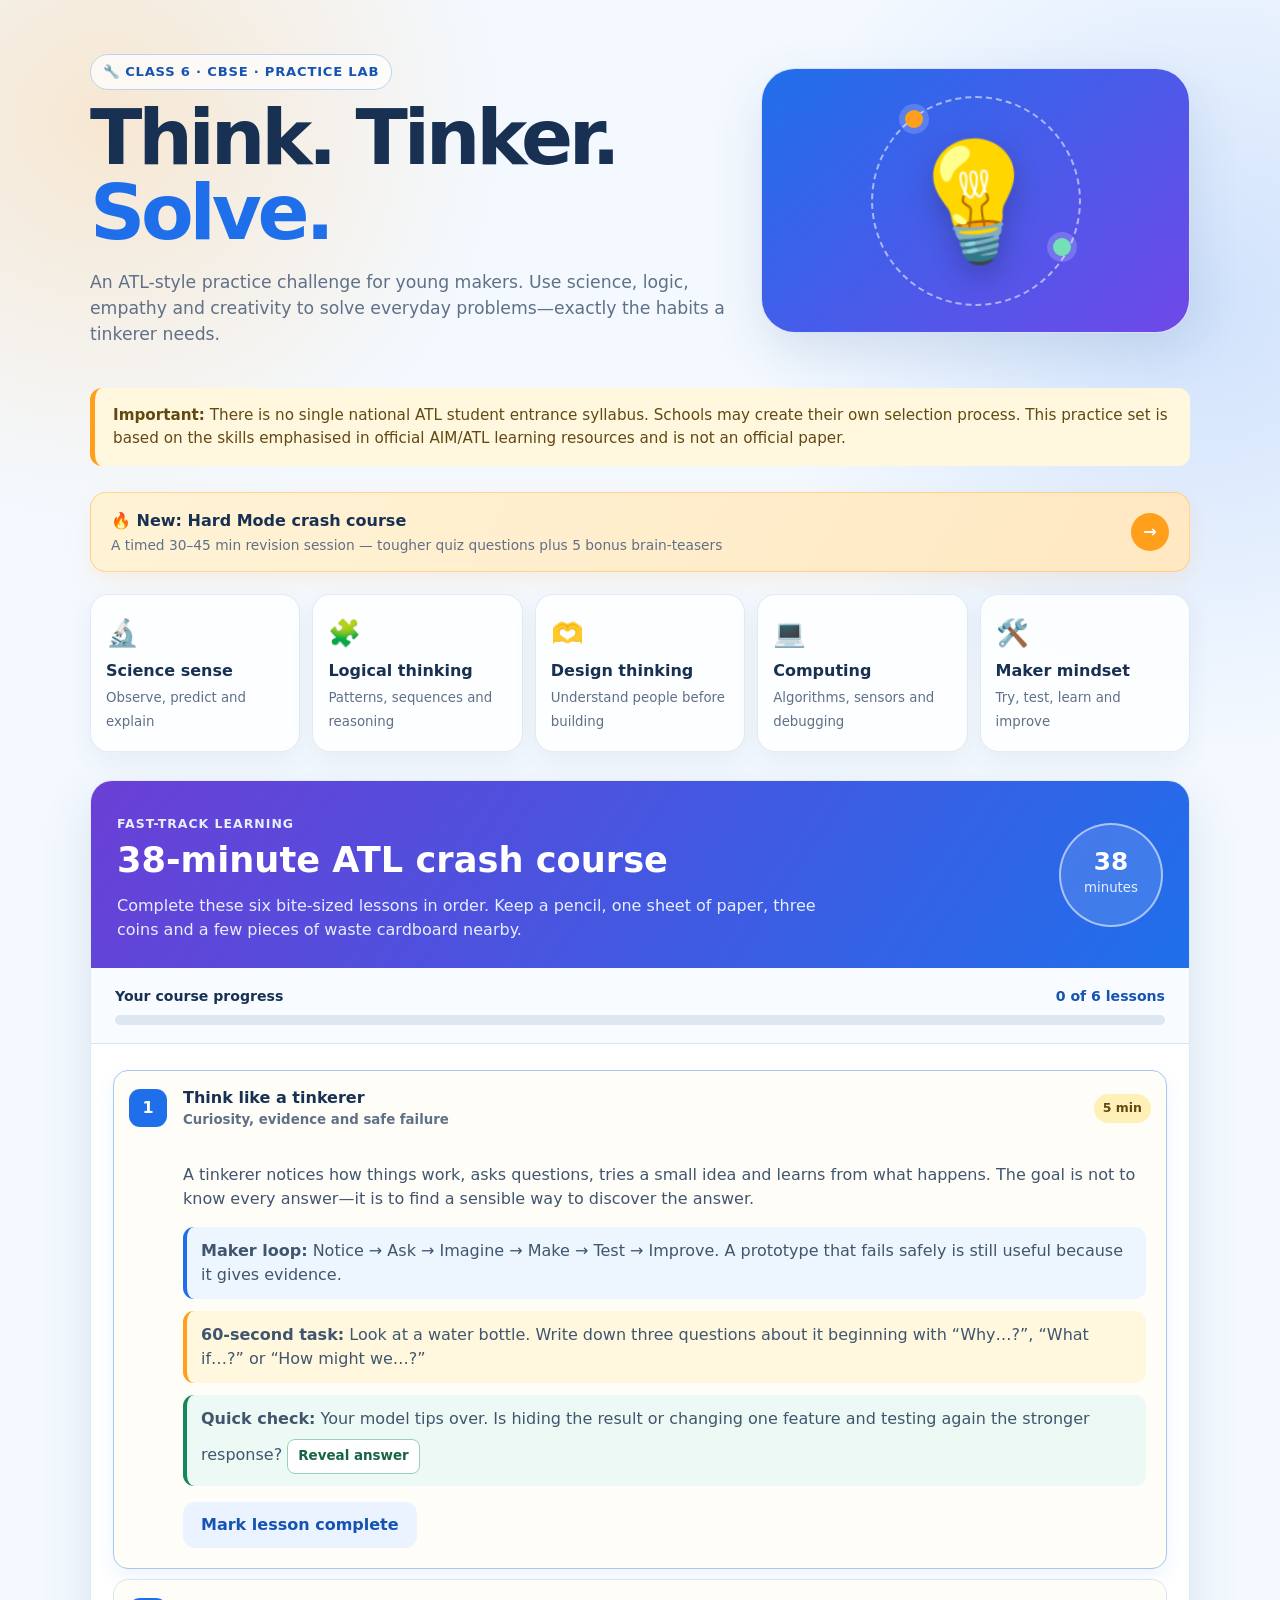
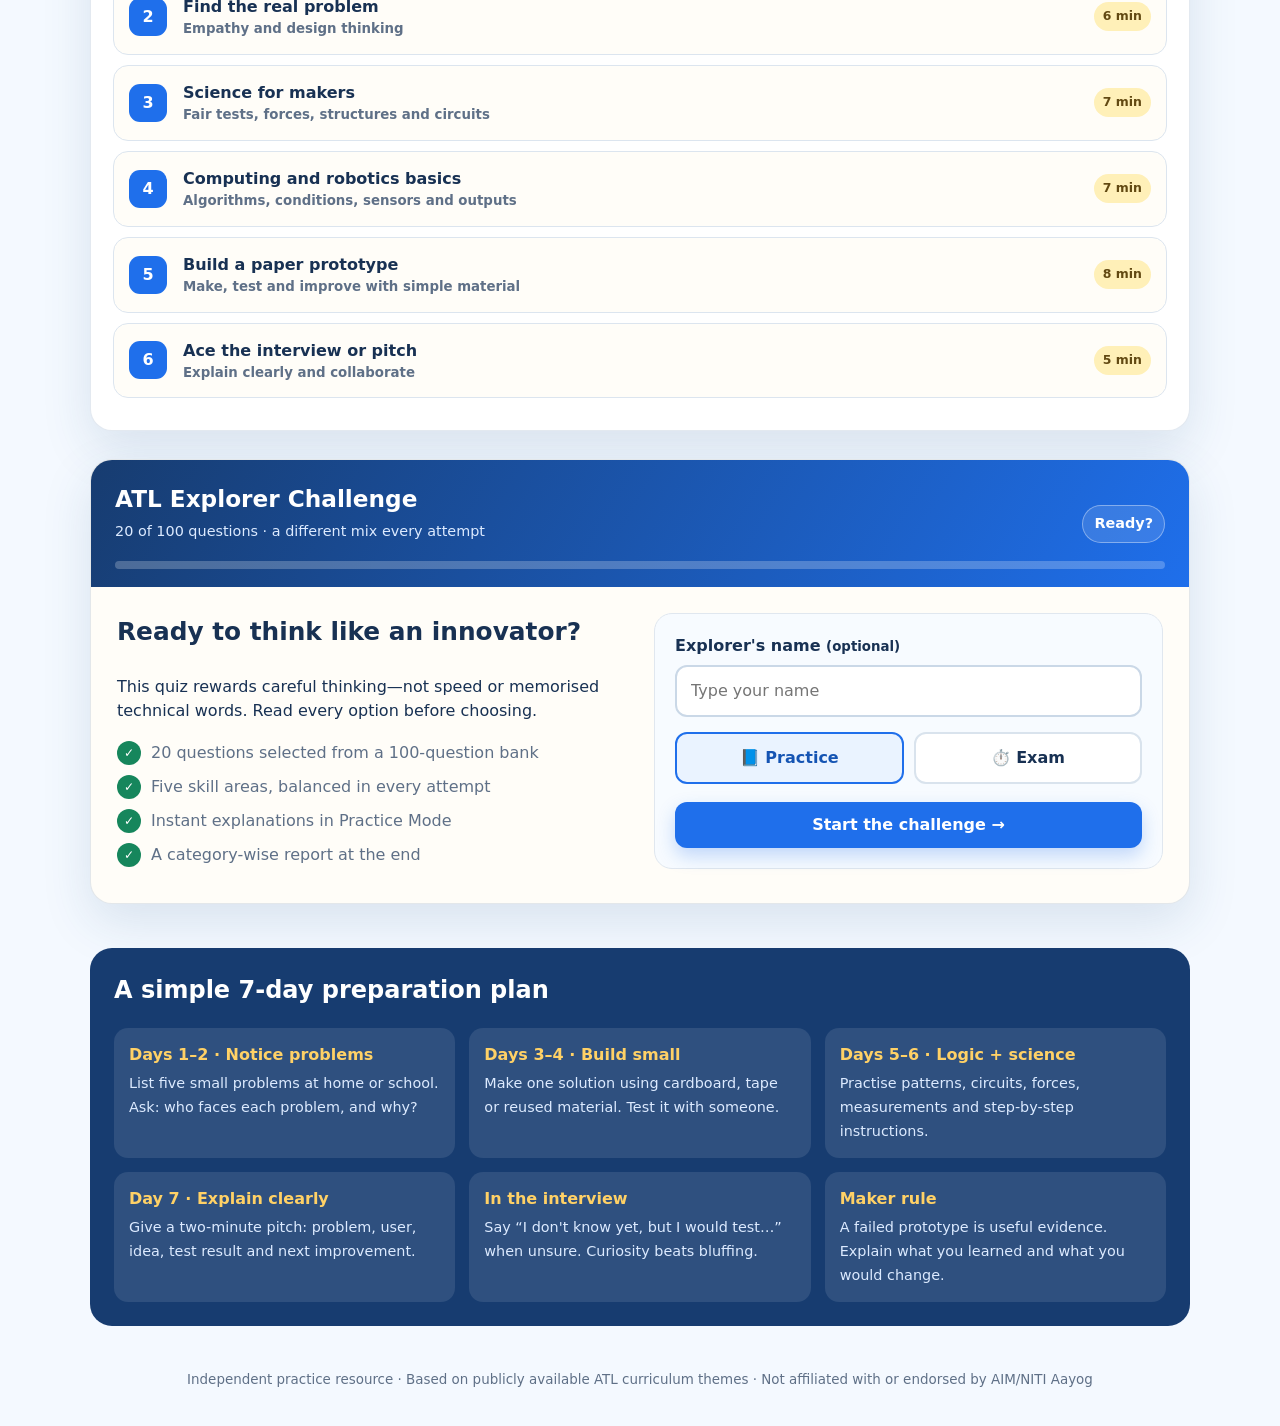
<file: index.html>
<!doctype html>
<html lang="en">
<head>
  <meta charset="utf-8">
  <meta name="viewport" content="width=device-width, initial-scale=1">
  <meta name="description" content="A Class 6 practice quiz for school-level Atal Tinkering Lab selection.">
  <title>ATL Explorer — Class 6 Practice Quiz</title>
  <link rel="stylesheet" href="styles.css">
</head>
<body>
  <header class="shell hero">
    <div>
      <p class="eyebrow">🔧 Class 6 · CBSE · Practice Lab</p>
      <h1>Think. Tinker. <span class="highlight">Solve.</span></h1>
      <p class="lede">An ATL-style practice challenge for young makers. Use science, logic, empathy and creativity to solve everyday problems—exactly the habits a tinkerer needs.</p>
    </div>
    <div class="hero-card" aria-hidden="true">
      <div class="orbit"></div>
      <div class="bulb">💡</div>
    </div>
  </header>

  <main class="shell">
    <aside class="notice">
      <strong>Important:</strong> There is no single national ATL student entrance syllabus. Schools may create their own selection process. This practice set is based on the skills emphasised in official AIM/ATL learning resources and is not an official paper.
    </aside>

    <a class="promo-link" href="crash-course/">
      <span>
        <strong>🔥 New: Hard Mode crash course</strong>
        <span class="sub">A timed 30–45 min revision session — tougher quiz questions plus 5 bonus brain-teasers</span>
      </span>
      <span class="arrow" aria-hidden="true">→</span>
    </a>

    <section class="framework" aria-label="Preparation framework">
      <article class="skill"><span class="skill-icon">🔬</span><strong>Science sense</strong><small>Observe, predict and explain</small></article>
      <article class="skill"><span class="skill-icon">🧩</span><strong>Logical thinking</strong><small>Patterns, sequences and reasoning</small></article>
      <article class="skill"><span class="skill-icon">🫶</span><strong>Design thinking</strong><small>Understand people before building</small></article>
      <article class="skill"><span class="skill-icon">💻</span><strong>Computing</strong><small>Algorithms, sensors and debugging</small></article>
      <article class="skill"><span class="skill-icon">🛠️</span><strong>Maker mindset</strong><small>Try, test, learn and improve</small></article>
    </section>

    <section class="course" aria-labelledby="courseHeading">
      <div class="course-intro">
        <div>
          <p class="course-kicker">Fast-track learning</p>
          <h2 id="courseHeading">38-minute ATL crash course</h2>
          <p>Complete these six bite-sized lessons in order. Keep a pencil, one sheet of paper, three coins and a few pieces of waste cardboard nearby.</p>
        </div>
        <div class="course-time" aria-label="Estimated time 38 minutes"><div><b>38</b><small>minutes</small></div></div>
      </div>
      <div class="course-progress">
        <div class="course-progress-row">
          <span>Your course progress</span>
          <span id="courseProgressText">0 of 6 lessons</span>
        </div>
        <div class="course-progress-track" aria-hidden="true"><div class="course-progress-bar" id="courseProgressBar"></div></div>
      </div>

      <div class="lessons">
        <details class="lesson" open>
          <summary>
            <span class="lesson-number"><span>1</span></span>
            <span class="lesson-title">Think like a tinkerer <small>Curiosity, evidence and safe failure</small></span>
            <span class="lesson-minutes">5 min</span>
          </summary>
          <div class="lesson-body">
            <p>A tinkerer notices how things work, asks questions, tries a small idea and learns from what happens. The goal is not to know every answer—it is to find a sensible way to discover the answer.</p>
            <div class="remember"><strong>Maker loop:</strong> Notice → Ask → Imagine → Make → Test → Improve. A prototype that fails safely is still useful because it gives evidence.</div>
            <div class="mini-task"><strong>60-second task:</strong> Look at a water bottle. Write down three questions about it beginning with “Why…?”, “What if…?” or “How might we…?”</div>
            <div class="quick-check">
              <strong>Quick check:</strong> Your model tips over. Is hiding the result or changing one feature and testing again the stronger response?
              <button class="reveal" type="button">Reveal answer</button>
              <div class="quick-answer hidden">Change one feature and test again. It turns failure into evidence.</div>
            </div>
            <button class="secondary complete-lesson" type="button">Mark lesson complete</button>
          </div>
        </details>

        <details class="lesson">
          <summary>
            <span class="lesson-number"><span>2</span></span>
            <span class="lesson-title">Find the real problem <small>Empathy and design thinking</small></span>
            <span class="lesson-minutes">6 min</span>
          </summary>
          <div class="lesson-body">
            <p>Good innovators do not begin with a favourite gadget. They begin with a person and a genuine need. Watch what users do, ask open questions and avoid deciding the answer too early.</p>
            <h4>A useful problem statement</h4>
            <p><strong>How might we help [user] to [need] because [reason]?</strong></p>
            <div class="mini-task"><strong>2-minute task:</strong> Choose one school problem—heavy bags, wasted water, lost stationery or a noisy corridor. Write one “How might we…” statement. Then imagine two different solutions.</div>
            <div class="quick-check">
              <strong>Quick check:</strong> Before designing a better pencil grip, what should you do first?
              <button class="reveal" type="button">Reveal answer</button>
              <div class="quick-answer hidden">Observe and speak to the person who finds writing difficult. Understand the user before building.</div>
            </div>
            <button class="secondary complete-lesson" type="button">Mark lesson complete</button>
          </div>
        </details>

        <details class="lesson">
          <summary>
            <span class="lesson-number"><span>3</span></span>
            <span class="lesson-title">Science for makers <small>Fair tests, forces, structures and circuits</small></span>
            <span class="lesson-minutes">7 min</span>
          </summary>
          <div class="lesson-body">
            <ul>
              <li><strong>Fair test:</strong> change only one factor and keep the others the same.</li>
              <li><strong>Friction:</strong> opposes motion; rough surfaces usually create more friction.</li>
              <li><strong>Structures:</strong> triangles, folds and wide bases can add strength or stability.</li>
              <li><strong>Simple circuit:</strong> a cell, wires and output need a complete closed path.</li>
              <li><strong>Conductors:</strong> metals usually carry electricity and heat well; plastic and dry wood usually do not.</li>
            </ul>
            <div class="mini-task"><strong>3-minute test:</strong> Make a small bridge from flat paper and place coins on it. Now fold the paper like an accordion and try again. Record which shape holds more coins and why you think it does.</div>
            <div class="quick-check">
              <strong>Quick check:</strong> To test whether wheel size changes a toy car’s travel distance, what must remain the same?
              <button class="reveal" type="button">Reveal answer</button>
              <div class="quick-answer hidden">Keep the car, surface, starting point and push the same; change only wheel size.</div>
            </div>
            <button class="secondary complete-lesson" type="button">Mark lesson complete</button>
          </div>
        </details>

        <details class="lesson">
          <summary>
            <span class="lesson-number"><span>4</span></span>
            <span class="lesson-title">Computing and robotics basics <small>Algorithms, conditions, sensors and outputs</small></span>
            <span class="lesson-minutes">7 min</span>
          </summary>
          <div class="lesson-body">
            <ul>
              <li>An <strong>algorithm</strong> is a clear, ordered set of steps.</li>
              <li>A <strong>loop</strong> repeats steps. “Repeat 4 times: move 2 steps” means 8 steps.</li>
              <li>A <strong>condition</strong> makes a decision: IF it is dark, THEN switch on the lamp.</li>
              <li>A <strong>sensor</strong> receives information—light, distance, moisture or temperature.</li>
              <li>An <strong>output</strong> acts—an LED glows, a buzzer sounds or a motor moves.</li>
              <li><strong>Debugging</strong> means tracing instructions to find and fix an error.</li>
            </ul>
            <div class="mini-task"><strong>2-minute task:</strong> Write an algorithm for brushing teeth using no more than eight numbered steps. Ask someone to point out any missing or unclear instruction.</div>
            <div class="quick-check">
              <strong>Quick check:</strong> Complete the rule for a plant alarm: IF the soil is dry, THEN ______.
              <button class="reveal" type="button">Reveal answer</button>
              <div class="quick-answer hidden">Turn on a light or buzzer (output) to tell the user the plant needs water.</div>
            </div>
            <button class="secondary complete-lesson" type="button">Mark lesson complete</button>
          </div>
        </details>

        <details class="lesson">
          <summary>
            <span class="lesson-number"><span>5</span></span>
            <span class="lesson-title">Build a paper prototype <small>Make, test and improve with simple material</small></span>
            <span class="lesson-minutes">8 min</span>
          </summary>
          <div class="lesson-body">
            <p><strong>Challenge:</strong> Design a phone stand or book stand using only waste cardboard and tape.</p>
            <ol>
              <li>Sketch two possible shapes—do not build the first idea immediately.</li>
              <li>Choose one using three criteria: stable, simple and low material use.</li>
              <li>Build a rough version. It does not need decoration.</li>
              <li>Test it with a book or similarly sized safe object.</li>
              <li>Change one weak feature and test again.</li>
            </ol>
            <div class="remember"><strong>Say this aloud:</strong> “My first version did ____. During testing I noticed ____. So I changed ____. The next test showed ____.” That is excellent ATL evidence.</div>
            <div class="quick-check">
              <strong>Quick check:</strong> Why should an early prototype be quick and inexpensive?
              <button class="reveal" type="button">Reveal answer</button>
              <div class="quick-answer hidden">Because its purpose is to learn and change the idea before spending lots of time or material.</div>
            </div>
            <button class="secondary complete-lesson" type="button">Mark lesson complete</button>
          </div>
        </details>

        <details class="lesson">
          <summary>
            <span class="lesson-number"><span>6</span></span>
            <span class="lesson-title">Ace the interview or pitch <small>Explain clearly and collaborate</small></span>
            <span class="lesson-minutes">5 min</span>
          </summary>
          <div class="lesson-body">
            <h4>The five-sentence pitch</h4>
            <ol>
              <li><strong>Problem:</strong> “I noticed that…”</li>
              <li><strong>User:</strong> “This affects…”</li>
              <li><strong>Idea:</strong> “My solution would…”</li>
              <li><strong>Test:</strong> “I would check whether it works by…”</li>
              <li><strong>Improvement:</strong> “Based on feedback, I would…”</li>
            </ol>
            <div class="mini-task"><strong>2-minute rehearsal:</strong> Present your cardboard prototype or one school problem using the five sentences. Speak slowly. If you do not know something, say: “I don’t know yet, but I would find out by…”</div>
            <div class="remember"><strong>Team rule:</strong> Listen, build on others’ ideas, share tools safely and use evidence—not loudness—to choose a solution.</div>
            <button class="secondary complete-lesson" type="button">Mark lesson complete</button>
          </div>
        </details>

        <div class="course-finish" id="courseFinish">
          🎉 Crash course complete! Take a two-minute water break, then start the ATL Explorer Challenge below.
        </div>
      </div>
    </section>

    <section class="panel" aria-labelledby="quizHeading">
      <div class="quiz-head">
        <div class="quiz-title-row">
          <div>
            <h2 id="quizHeading">ATL Explorer Challenge</h2>
            <p id="quizSubtitle">20 of 100 questions · a different mix every attempt</p>
          </div>
          <div class="score-chip" id="scoreChip">Ready?</div>
        </div>
        <div class="progress-track" aria-hidden="true"><div class="progress-bar" id="progressBar"></div></div>
      </div>

      <div class="quiz-body">
        <section class="start-screen" id="startScreen">
          <div>
            <h3>Ready to think like an innovator?</h3>
            <p>This quiz rewards careful thinking—not speed or memorised technical words. Read every option before choosing.</p>
            <ul class="how-list">
              <li><span class="tick">✓</span><span>20 questions selected from a 100-question bank</span></li>
              <li><span class="tick">✓</span><span>Five skill areas, balanced in every attempt</span></li>
              <li><span class="tick">✓</span><span>Instant explanations in Practice Mode</span></li>
              <li><span class="tick">✓</span><span>A category-wise report at the end</span></li>
            </ul>
          </div>
          <div class="setup-card">
            <label for="studentName">Explorer's name <small>(optional)</small></label>
            <input id="studentName" maxlength="30" autocomplete="name" placeholder="Type your name">
            <div class="mode-grid" role="radiogroup" aria-label="Quiz mode">
              <label class="mode-option">
                <input type="radio" name="mode" value="practice" checked>
                <span>📘 Practice</span>
              </label>
              <label class="mode-option">
                <input type="radio" name="mode" value="exam">
                <span>⏱️ Exam</span>
              </label>
            </div>
            <button class="primary full" id="startBtn">Start the challenge →</button>
          </div>
        </section>

        <section class="question-screen hidden" id="questionScreen" aria-live="polite">
          <div class="question-meta">
            <span class="category" id="categoryTag"></span>
            <span class="question-count" id="questionCount"></span>
          </div>
          <h3 id="questionText"></h3>
          <div class="options" id="options"></div>
          <div class="feedback hidden" id="feedback"></div>
          <div class="question-actions">
            <button class="secondary" id="skipBtn">Skip for now</button>
            <button class="primary" id="nextBtn" disabled>Check answer</button>
          </div>
        </section>

        <section class="result-screen hidden" id="resultScreen">
          <div class="result-top">
            <div class="score-ring" id="scoreRing">
              <div><b id="finalScore">0/20</b><small id="percentage">0%</small></div>
            </div>
            <div>
              <h3 id="resultTitle">Challenge complete!</h3>
              <p id="resultMessage"></p>
            </div>
          </div>
          <div class="breakdown" id="breakdown"></div>
          <div class="feedback" id="focusTip"></div>
          <div class="result-actions">
            <button class="primary" id="retryBtn">Try a fresh set</button>
            <button class="secondary" id="reviewBtn">Review answers</button>
            <button class="secondary" id="printBtn">Print result</button>
          </div>
        </section>

        <section class="review-screen hidden" id="reviewScreen">
          <h3>Answer review</h3>
          <div id="reviewList"></div>
          <button class="primary" id="backToResultBtn">Back to result</button>
        </section>
      </div>
    </section>

    <section class="tips">
      <h2>A simple 7-day preparation plan</h2>
      <div class="tip-grid">
        <div class="tip"><strong>Days 1–2 · Notice problems</strong><span>List five small problems at home or school. Ask: who faces each problem, and why?</span></div>
        <div class="tip"><strong>Days 3–4 · Build small</strong><span>Make one solution using cardboard, tape or reused material. Test it with someone.</span></div>
        <div class="tip"><strong>Days 5–6 · Logic + science</strong><span>Practise patterns, circuits, forces, measurements and step-by-step instructions.</span></div>
        <div class="tip"><strong>Day 7 · Explain clearly</strong><span>Give a two-minute pitch: problem, user, idea, test result and next improvement.</span></div>
        <div class="tip"><strong>In the interview</strong><span>Say “I don't know yet, but I would test…” when unsure. Curiosity beats bluffing.</span></div>
        <div class="tip"><strong>Maker rule</strong><span>A failed prototype is useful evidence. Explain what you learned and what you would change.</span></div>
      </div>
    </section>
  </main>

  <footer class="shell">
    Independent practice resource · Based on publicly available ATL curriculum themes · Not affiliated with or endorsed by AIM/NITI Aayog
  </footer>

  <script src="questions-core.js"></script>
  <script src="questions-extra.js"></script>
  <script src="app.js"></script>
</body>
</html>
</file>
<file: styles.css>
:root {
      --ink: #183153;
      --muted: #5f7087;
      --paper: #fffdf8;
      --cream: #fff6da;
      --blue: #1f6feb;
      --blue-dark: #1554b3;
      --orange: #ff9f1c;
      --green: #16865c;
      --red: #cf3c4f;
      --line: #dce5ef;
      --shadow: 0 18px 50px rgba(31, 75, 120, .13);
      --radius: 22px;
    }

    * { box-sizing: border-box; }

    body {
      margin: 0;
      color: var(--ink);
      background:
        radial-gradient(circle at 8% 4%, rgba(255, 159, 28, .20), transparent 25rem),
        radial-gradient(circle at 94% 10%, rgba(31, 111, 235, .17), transparent 28rem),
        #f4f9ff;
      font-family: Inter, ui-rounded, "Segoe UI", system-ui, -apple-system, sans-serif;
      line-height: 1.5;
    }

    button, input { font: inherit; }
    button { cursor: pointer; }

    .shell {
      width: min(1100px, calc(100% - 28px));
      margin: 0 auto;
    }

    .hero {
      padding: 54px 0 30px;
      display: grid;
      grid-template-columns: 1.2fr .8fr;
      gap: 28px;
      align-items: center;
    }

    .eyebrow {
      display: inline-flex;
      gap: 8px;
      align-items: center;
      margin: 0 0 10px;
      padding: 7px 12px;
      border: 1px solid #bcd3f7;
      border-radius: 999px;
      color: var(--blue-dark);
      background: rgba(255,255,255,.72);
      font-weight: 800;
      font-size: .82rem;
      letter-spacing: .06em;
      text-transform: uppercase;
    }

    h1 {
      margin: 0;
      max-width: 760px;
      font-size: clamp(2.3rem, 6vw, 5.2rem);
      line-height: .98;
      letter-spacing: -.055em;
    }

    .highlight { color: var(--blue); }

    .lede {
      max-width: 700px;
      margin: 20px 0 0;
      color: var(--muted);
      font-size: 1.08rem;
    }

    .hero-card {
      position: relative;
      min-height: 265px;
      display: grid;
      place-items: center;
      overflow: hidden;
      border: 1px solid rgba(255,255,255,.8);
      border-radius: 34px;
      background: linear-gradient(140deg, #1f6feb, #7048e8);
      box-shadow: var(--shadow);
      color: white;
    }

    .bulb {
      font-size: 7.2rem;
      filter: drop-shadow(0 12px 15px rgba(0,0,0,.22));
      transform: rotate(-5deg);
    }

    .orbit {
      position: absolute;
      width: 210px;
      height: 210px;
      border: 2px dashed rgba(255,255,255,.55);
      border-radius: 50%;
      animation: spin 18s linear infinite;
    }

    .orbit::before, .orbit::after {
      content: "";
      position: absolute;
      width: 18px;
      height: 18px;
      border-radius: 50%;
      background: var(--orange);
      box-shadow: 0 0 0 6px rgba(255,255,255,.18);
    }

    .orbit::before { top: 12px; left: 32px; }
    .orbit::after { right: 8px; bottom: 48px; background: #74e0b5; }

    @keyframes spin { to { transform: rotate(360deg); } }
    @media (prefers-reduced-motion: reduce) { .orbit { animation: none; } }

    .notice {
      margin: 10px 0 26px;
      padding: 16px 18px;
      border-left: 5px solid var(--orange);
      border-radius: 12px;
      background: #fff8df;
      color: #624912;
      font-size: .95rem;
    }

    .promo-link {
      display: flex;
      align-items: center;
      justify-content: space-between;
      gap: 14px;
      margin: 0 0 22px;
      padding: 16px 20px;
      border: 1px solid rgba(255,159,28,.35);
      border-radius: 16px;
      background: linear-gradient(120deg, #fff3d6, #ffe8c2);
      color: var(--ink);
      text-decoration: none;
      box-shadow: 0 8px 22px rgba(255,159,28,.12);
      transition: transform .15s ease, box-shadow .15s ease;
    }

    .promo-link:hover { transform: translateY(-1px); box-shadow: 0 12px 26px rgba(255,159,28,.18); }
    .promo-link strong { display: block; font-size: 1rem; }
    .promo-link .sub { display: block; margin-top: 2px; color: var(--muted); font-size: .86rem; font-weight: 500; }

    .promo-link .arrow {
      flex: 0 0 auto;
      display: grid;
      place-items: center;
      width: 38px;
      height: 38px;
      border-radius: 50%;
      background: var(--orange);
      color: white;
      font-weight: 900;
    }

    .framework {
      display: grid;
      grid-template-columns: repeat(5, 1fr);
      gap: 12px;
      margin-bottom: 28px;
    }

    .skill {
      padding: 18px 15px;
      border: 1px solid rgba(25, 76, 128, .11);
      border-radius: 18px;
      background: rgba(255,255,255,.82);
      box-shadow: 0 8px 24px rgba(48, 90, 130, .07);
    }

    .skill-icon { font-size: 1.65rem; }
    .skill strong { display: block; margin: 6px 0 2px; }
    .skill small { color: var(--muted); }

    .panel {
      margin-bottom: 44px;
      overflow: hidden;
      border: 1px solid rgba(25, 76, 128, .12);
      border-radius: var(--radius);
      background: var(--paper);
      box-shadow: var(--shadow);
    }

    .quiz-head {
      padding: 22px 24px 18px;
      background: linear-gradient(120deg, #173c70, #1f6feb);
      color: white;
    }

    .quiz-title-row {
      display: flex;
      justify-content: space-between;
      align-items: end;
      gap: 16px;
    }

    .quiz-head h2 { margin: 0; font-size: 1.45rem; }
    .quiz-head p { margin: 4px 0 0; color: #dceaff; font-size: .9rem; }

    .score-chip {
      flex: 0 0 auto;
      padding: 7px 11px;
      border: 1px solid rgba(255,255,255,.38);
      border-radius: 999px;
      background: rgba(255,255,255,.12);
      font-weight: 800;
      font-size: .9rem;
    }

    .progress-track {
      height: 8px;
      margin-top: 18px;
      overflow: hidden;
      border-radius: 999px;
      background: rgba(255,255,255,.23);
    }

    .progress-bar {
      width: 0;
      height: 100%;
      border-radius: inherit;
      background: #ffd166;
      transition: width .25s ease;
    }

    .quiz-body { padding: 26px; }

    .start-screen {
      display: grid;
      grid-template-columns: 1fr 1fr;
      gap: 28px;
      align-items: start;
    }

    .start-screen h3 { margin-top: 0; font-size: 1.55rem; }

    .how-list {
      padding: 0;
      margin: 18px 0 0;
      list-style: none;
    }

    .how-list li {
      display: flex;
      gap: 10px;
      margin: 10px 0;
      color: var(--muted);
    }

    .tick {
      display: grid;
      flex: 0 0 24px;
      width: 24px;
      height: 24px;
      place-items: center;
      border-radius: 50%;
      color: white;
      background: var(--green);
      font-size: .76rem;
      font-weight: 900;
    }

    .setup-card {
      padding: 20px;
      border: 1px solid #e0e7ef;
      border-radius: 18px;
      background: #f7fbff;
    }

    label[for="studentName"] {
      display: block;
      margin-bottom: 7px;
      font-weight: 800;
    }

    #studentName {
      width: 100%;
      padding: 12px 14px;
      border: 2px solid #cad8e7;
      border-radius: 12px;
      color: var(--ink);
      background: white;
      outline: none;
    }

    #studentName:focus { border-color: var(--blue); box-shadow: 0 0 0 4px rgba(31,111,235,.12); }

    .mode-grid {
      display: grid;
      grid-template-columns: 1fr 1fr;
      gap: 10px;
      margin: 15px 0 18px;
    }

    .mode-option input { position: absolute; opacity: 0; pointer-events: none; }
    .mode-option span {
      display: block;
      padding: 12px;
      border: 2px solid #d9e3ed;
      border-radius: 12px;
      background: white;
      text-align: center;
      font-weight: 800;
    }

    .mode-option input:checked + span {
      border-color: var(--blue);
      color: var(--blue-dark);
      background: #eaf3ff;
    }

    .primary, .secondary {
      min-height: 46px;
      padding: 11px 18px;
      border-radius: 12px;
      border: 0;
      font-weight: 900;
    }

    .primary {
      color: white;
      background: var(--blue);
      box-shadow: 0 8px 18px rgba(31,111,235,.25);
    }

    .primary:hover { background: var(--blue-dark); transform: translateY(-1px); }
    .secondary { color: var(--blue-dark); background: #eaf3ff; }
    .secondary:hover { background: #dbeaff; }
    .full { width: 100%; }

    .question-meta {
      display: flex;
      align-items: center;
      justify-content: space-between;
      gap: 12px;
      margin-bottom: 10px;
    }

    .category {
      display: inline-block;
      padding: 5px 9px;
      border-radius: 999px;
      color: #584009;
      background: #fff0b8;
      font-size: .78rem;
      font-weight: 900;
      letter-spacing: .03em;
      text-transform: uppercase;
    }

    .question-count { color: var(--muted); font-weight: 800; font-size: .86rem; }

    #questionText {
      margin: 8px 0 20px;
      font-size: clamp(1.25rem, 3vw, 1.75rem);
      line-height: 1.28;
    }

    .options { display: grid; gap: 11px; }

    .option {
      width: 100%;
      display: grid;
      grid-template-columns: 38px 1fr;
      gap: 12px;
      align-items: center;
      padding: 12px 14px;
      border: 2px solid #dce5ee;
      border-radius: 14px;
      color: var(--ink);
      background: white;
      text-align: left;
    }

    .option:hover:not(:disabled) { border-color: #8db9f6; background: #f4f9ff; }

    .option-letter {
      display: grid;
      width: 34px;
      height: 34px;
      place-items: center;
      border-radius: 10px;
      color: var(--blue-dark);
      background: #eaf3ff;
      font-weight: 900;
    }

    .option.selected { border-color: var(--blue); background: #eef6ff; }
    .option.correct { border-color: var(--green); background: #eaf9f2; }
    .option.correct .option-letter { color: white; background: var(--green); }
    .option.wrong { border-color: var(--red); background: #fff0f2; }
    .option.wrong .option-letter { color: white; background: var(--red); }

    .feedback {
      margin-top: 16px;
      padding: 14px 16px;
      border-radius: 12px;
      background: #f0f6fc;
      color: #39516b;
    }

    .feedback strong { color: var(--ink); }

    .question-actions {
      display: flex;
      justify-content: space-between;
      gap: 12px;
      margin-top: 20px;
    }

    .result-top {
      display: grid;
      grid-template-columns: auto 1fr;
      gap: 24px;
      align-items: center;
    }

    .score-ring {
      display: grid;
      width: 150px;
      height: 150px;
      place-items: center;
      border-radius: 50%;
      background: conic-gradient(var(--green) var(--score-angle, 0deg), #dfe9ef 0);
      box-shadow: inset 0 0 0 13px var(--paper);
      text-align: center;
    }

    .score-ring b { display: block; font-size: 2rem; line-height: 1; }
    .score-ring small { color: var(--muted); font-weight: 800; }
    #resultTitle { margin: 0 0 6px; font-size: 1.8rem; }
    #resultMessage { margin: 0; color: var(--muted); }

    .breakdown {
      display: grid;
      grid-template-columns: repeat(5, 1fr);
      gap: 9px;
      margin: 25px 0;
    }

    .break-item {
      padding: 12px 8px;
      border: 1px solid var(--line);
      border-radius: 12px;
      background: #f8fbfe;
      text-align: center;
    }

    .break-item b { display: block; font-size: 1.1rem; }
    .break-item small { color: var(--muted); font-size: .72rem; }

    .result-actions { display: flex; flex-wrap: wrap; gap: 10px; }

    .course {
      margin-bottom: 28px;
      overflow: hidden;
      border: 1px solid rgba(25, 76, 128, .12);
      border-radius: var(--radius);
      background: white;
      box-shadow: var(--shadow);
    }

    .course-intro {
      display: grid;
      grid-template-columns: 1fr auto;
      gap: 24px;
      align-items: center;
      padding: 26px;
      color: white;
      background: linear-gradient(125deg, #6b3fd6, #1f6feb);
    }

    .course-kicker {
      margin: 0 0 4px;
      color: #ffe28a;
      font-size: .78rem;
      font-weight: 900;
      letter-spacing: .08em;
      text-transform: uppercase;
    }

    .course-intro h2 { margin: 0; font-size: clamp(1.55rem, 4vw, 2.2rem); }
    .course-intro p { max-width: 720px; margin: 8px 0 0; color: #e6efff; }

    .course-time {
      display: grid;
      width: 104px;
      height: 104px;
      place-items: center;
      border: 2px solid rgba(255,255,255,.55);
      border-radius: 50%;
      background: rgba(255,255,255,.12);
      text-align: center;
    }

    .course-time b { display: block; font-size: 1.55rem; line-height: 1; }
    .course-time small { color: #e6efff; }

    .course-progress {
      padding: 18px 24px;
      border-bottom: 1px solid var(--line);
      background: #f8fbff;
    }

    .course-progress-row {
      display: flex;
      justify-content: space-between;
      gap: 16px;
      margin-bottom: 8px;
      font-size: .88rem;
      font-weight: 800;
    }

    .course-progress-row span:last-child { color: var(--blue-dark); }
    .course-progress-track {
      height: 10px;
      overflow: hidden;
      border-radius: 999px;
      background: #dce7f2;
    }

    .course-progress-bar {
      width: 0;
      height: 100%;
      border-radius: inherit;
      background: linear-gradient(90deg, var(--orange), #ffd166);
      transition: width .25s ease;
    }

    .lessons { padding: 16px 22px 22px; }

    .lesson {
      margin: 10px 0;
      overflow: hidden;
      border: 1px solid var(--line);
      border-radius: 15px;
      background: var(--paper);
    }

    .lesson[open] { border-color: #a8c7ef; box-shadow: 0 7px 20px rgba(31,111,235,.08); }

    .lesson summary {
      display: grid;
      grid-template-columns: 42px 1fr auto;
      gap: 12px;
      align-items: center;
      padding: 15px;
      cursor: pointer;
      list-style: none;
      font-weight: 900;
    }

    .lesson summary::-webkit-details-marker { display: none; }
    .lesson-number {
      display: grid;
      width: 38px;
      height: 38px;
      place-items: center;
      border-radius: 11px;
      color: white;
      background: var(--blue);
    }

    .lesson.done .lesson-number { background: var(--green); }
    .lesson.done .lesson-number::after { content: "✓"; }
    .lesson.done .lesson-number span { display: none; }
    .lesson-title small { display: block; color: var(--muted); font-weight: 600; }
    .lesson-minutes {
      padding: 5px 9px;
      border-radius: 999px;
      color: #624912;
      background: #fff0b8;
      font-size: .78rem;
    }

    .lesson-body {
      padding: 2px 20px 20px 69px;
      color: #41566e;
    }

    .lesson-body h4 { margin: 13px 0 5px; color: var(--ink); }
    .lesson-body ul { margin: 7px 0 12px; padding-left: 20px; }
    .lesson-body li { margin: 5px 0; }

    .remember, .mini-task, .quick-check {
      margin: 12px 0;
      padding: 12px 14px;
      border-radius: 11px;
    }

    .remember { border-left: 4px solid var(--blue); background: #edf5ff; }
    .mini-task { border-left: 4px solid var(--orange); background: #fff8df; }
    .quick-check { border-left: 4px solid var(--green); background: #edf9f4; }
    .quick-answer { margin-top: 8px; color: #176443; font-weight: 700; }
    .reveal {
      margin-top: 8px;
      padding: 6px 10px;
      border: 1px solid #9bcfba;
      border-radius: 8px;
      color: #176443;
      background: white;
      font-size: .84rem;
      font-weight: 800;
    }

    .complete-lesson { margin-top: 4px; }

    .course-finish {
      display: none;
      margin-top: 16px;
      padding: 16px;
      border: 2px solid #80caae;
      border-radius: 13px;
      background: #e9f9f2;
      color: #175d43;
      text-align: center;
      font-weight: 800;
    }

    .course-finish.show { display: block; }

    .tips {
      margin: 0 0 44px;
      padding: 24px;
      border-radius: var(--radius);
      background: #173c70;
      color: white;
    }

    .tips h2 { margin-top: 0; }
    .tip-grid { display: grid; grid-template-columns: repeat(3, 1fr); gap: 14px; }
    .tip {
      padding: 15px;
      border-radius: 14px;
      background: rgba(255,255,255,.1);
    }
    .tip strong { display: block; margin-bottom: 4px; color: #ffd166; }
    .tip span { color: #dceaff; font-size: .9rem; }

    footer {
      padding: 0 0 36px;
      color: var(--muted);
      text-align: center;
      font-size: .84rem;
    }

    .hidden { display: none !important; }

    @media (max-width: 800px) {
      .hero, .start-screen { grid-template-columns: 1fr; }
      .hero { padding-top: 32px; }
      .hero-card { min-height: 210px; }
      .framework { grid-template-columns: repeat(2, 1fr); }
      .framework .skill:last-child { grid-column: 1 / -1; }
      .breakdown { grid-template-columns: repeat(2, 1fr); }
      .tip-grid { grid-template-columns: 1fr; }
      .course-intro { grid-template-columns: 1fr; }
      .course-time { width: auto; height: auto; padding: 10px 16px; border-radius: 14px; }
    }

    @media (max-width: 520px) {
      .shell { width: min(100% - 18px, 1100px); }
      .quiz-body, .quiz-head { padding: 18px; }
      .quiz-title-row { align-items: start; }
      .result-top { grid-template-columns: 1fr; text-align: center; }
      .score-ring { margin: 0 auto; }
      .question-actions { flex-direction: column-reverse; }
      .question-actions button { width: 100%; }
      .lessons { padding: 10px; }
      .lesson summary { grid-template-columns: 38px 1fr; }
      .lesson-minutes { grid-column: 2; justify-self: start; }
      .lesson-body { padding: 2px 14px 16px; }
    }

    @media print {
      body { background: white; }
      .hero-card, .framework, .notice, .tips, .quiz-head, .start-screen, .question-screen,
      .result-actions, footer { display: none !important; }
      .panel { box-shadow: none; border: 0; }
      .result-screen { display: block !important; }
    }
</file>
